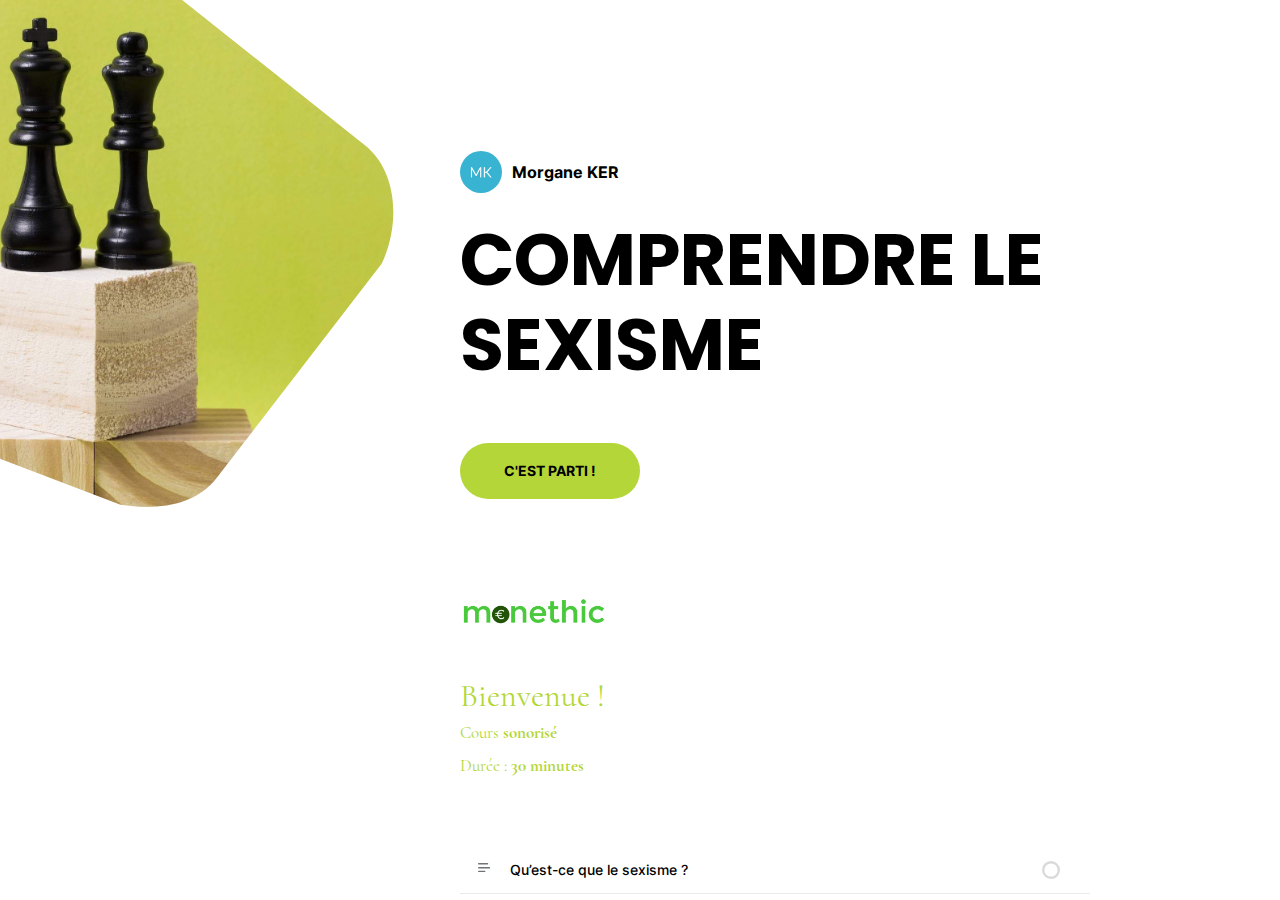
<file: index.html>
<!DOCTYPE html>
<html lang="en" class="">
  <head>
    <meta http-equiv="X-UA-Compatible" content="IE=edge,chrome=1">
    <meta name="viewport" content="width=device-width, initial-scale=1">
    <meta charset="utf-8">

    <title>COMPRENDRE LE SEXISME</title>

    <link type="text/css" rel="stylesheet" href="lib/icomoon.css">
    <script type="text/javascript" src="lib/player-0.0.11.min.js"></script>
    <script type="text/javascript" src="lib/lzwcompress.js"></script>

    <!-- Resize Hack -->
    <script type="text/javascript">
      window.resizeTo(screen.width, screen.height);
    </script>
    
    <!--[if lt IE 9]>
    <script src="//html5shiv.googlecode.com/svn/trunk/html5.js"></script>
    <![endif]-->

    <script id="__ENTRY__" type="application/json">
      {".js":["rise/89e48810.js"]}
    </script>

    <script id="__REMOTE_ENTRIES__" type="application/json">
      {"mondrian":{".js":["mondrian/entry.js"]}}
    </script>

    <script>
      (function() {
        const jsonp = {}

        function loadModule(manifest) {
          const p = []

          if (manifest['.css'] != null) {
            for (var idx = 0; idx < manifest['.css'].length; idx++) {
              p.push(new Promise((resolve, reject) => {
                var link = document.createElement('link')
                link.onload = resolve
                link.onerror = reject
                link.rel = 'stylesheet'
                link.href = 'lib/' + manifest['.css'][idx]
                document.body.appendChild(link)
              }))
            }
          }

          if (manifest['.js'] != null) {
            for (var idx = 0; idx < manifest['.js'].length; idx++) {
              p.push(new Promise((resolve, reject) => {
                var script = document.createElement('script')
                script.onload = resolve
                script.onerror = reject
                script.src = 'lib/' + manifest['.js'][idx]
                document.body.appendChild(script)
              }))
            }
          }

          return Promise.all(p)
        }

        function deserialize(str) {
          const buffer = Uint8Array.from(atob(str), c => c.charCodeAt(0))
          const json = new TextDecoder().decode(buffer)
          const result = JSON.parse(json)
          return result
        }

        function __loadEntry() {
          return loadModule(JSON.parse(document.getElementById('__ENTRY__').textContent))
        }

        function __loadRemoteEntry(name) {
          const manifest = JSON.parse(document.getElementById('__REMOTE_ENTRIES__').textContent)
          if (manifest[name] == null) throw new Error(`Missing manifest for remote entry "${name}".`)
          return loadModule(manifest[name])
        }
        
        async function __loadJsonp(id, path) {
          try {
            return await new Promise((resolve, reject) => {
              try {
                jsonp[id] = resolve
                const script = document.createElement('script')
                script.onerror = reject
                script.src = `./${path}`
                document.head.appendChild(script)
              } catch (err) {
                reject(err)
              }
            })
          } finally {
            delete jsonp[id]
          }
        }

        function __resolveJsonp(id, data) {
          const resolve = jsonp[id]
          if (typeof resolve !== 'function') {
            throw new Error(`Could not load JSONP "${id}"`)
          }
          resolve(data)
        }

        async function __fetchCourse(name) {
          name = name == null ? window.i18n.default : name
          if (!window.i18n.available.includes(name)) {
            console.warn(`Could not load locale "${name}"`)
            name = window.i18n.available[0]
          }
          const encoded = await __loadJsonp(`course:${name}`, `locales/${name}.js`)
          const courseData = deserialize(encoded)
          return courseData
        }

        window.__loadEntry = __loadEntry
        window.__loadRemoteEntry = __loadRemoteEntry
        window.__loadJsonp = __loadJsonp
        window.__resolveJsonp = __resolveJsonp
        window.__fetchCourse = __fetchCourse
      })()
    </script>
  </head>
  <body>
    <div id="app"></div>
    <script type="text/javascript">
  (function(root) {
    window.i18n = {"available":["und"],"default":"und"};
    window.partnerContent = [];

    function isExport() {
      return true;
    }

    function resolvePath(path) {
      return ('assets/').concat(path);
    }

    function resolveFontPath(font) {
      return ('lib/fonts/').concat(font.key.split('/').reverse()[0]);
    }

    function fetchAvailableLocales() {
      return window.i18n
    }

    root.Runtime = {
      fetch: window.__fetchCourse,
      fetchAvailableLocales: fetchAvailableLocales,
      isExport: isExport,
      resolvePath: resolvePath,
      resolveFontPath: resolveFontPath
    };
  }(window));
</script>

    
    <script>__loadEntry()</script>
    
  </body>
</html>
</file>
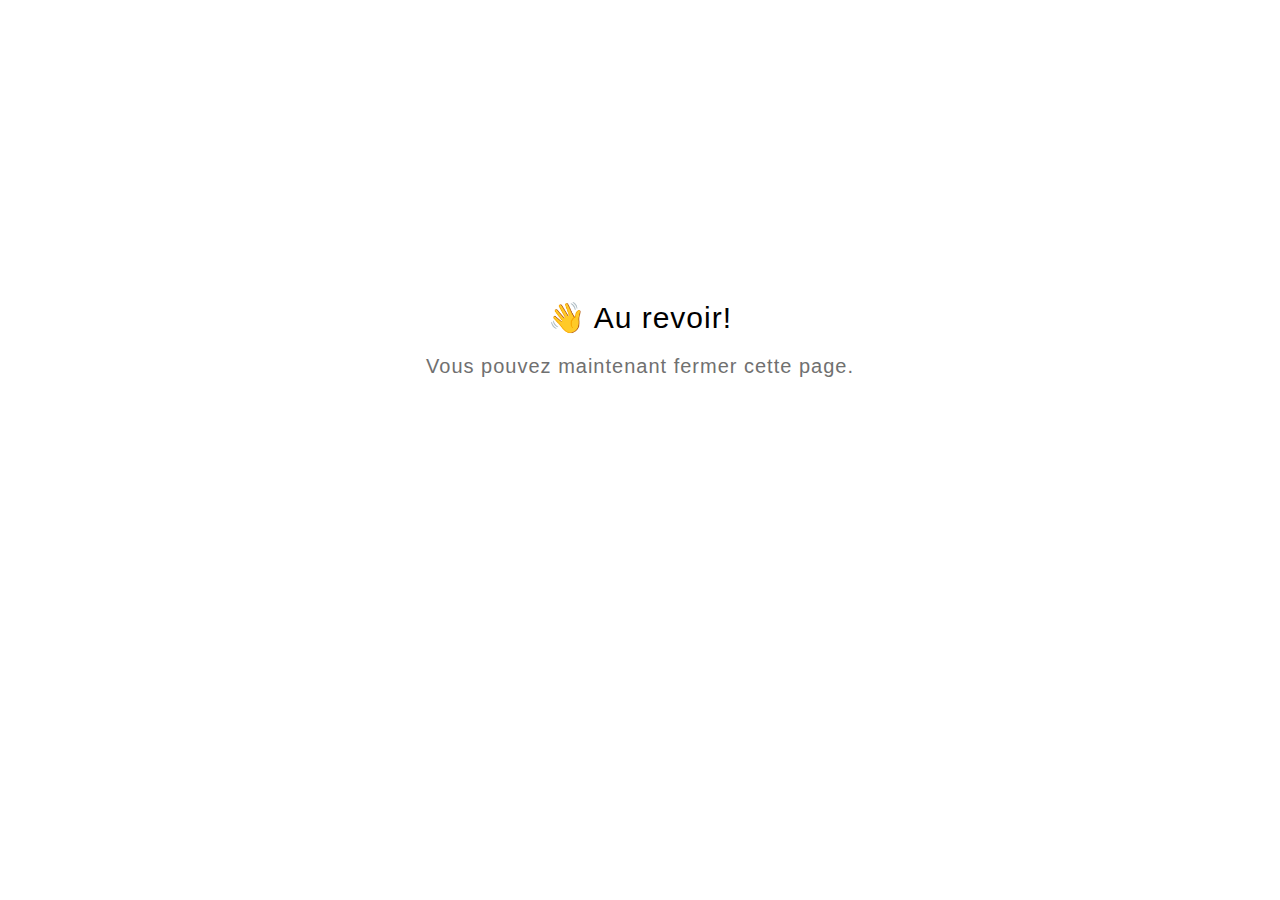
<file: goodbye.html>
<!DOCTYPE html>
<html lang="en">
  <head>
    <title>Goodbye</title>
    <meta charset="utf-8" lang="fr">
    <style>
      html {
        font-size: 20px;
        font-family: 'lato', sans-serif;
        font-weight: lighter;
        letter-spacing: 0.05rem;
      }

      .goodbye-container {
        text-align: center;
        margin-top: 15rem;
      }

      .bye-message {
        font-size: 1.5rem;
      }

      .exit-text {
        color: #707070;
        margin-top: 1rem;
      }
    </style>
  </head>
  <body>
    <div class="goodbye-container">
      <div class="bye-message">👋  Au revoir!</div>
      <div class="exit-text">Vous pouvez maintenant fermer cette page.</div>
    </div>
  </body>
</html>
</file>
<file: lib/icomoon.css>
@font-face {
	font-family: 'icomoon';
	src:  url('fonts/icomoon.ttf') format('truetype'),
				url('fonts/icomoon.woff') format('woff');
	font-weight: normal;
	font-style: normal;
}

[class^="icon-"], [class*=" icon-"] {
	/* use !important to prevent issues with browser extensions that change fonts */
	font-family: 'icomoon' !important;
	speak: none;
	font-style: normal;
	font-weight: normal;
	font-variant: normal;
	text-transform: none;
	line-height: 1;

	/* Better Font Rendering =========== */
	-webkit-font-smoothing: antialiased;
	-moz-osx-font-smoothing: grayscale;
}

.icon-edit-author-name:before {
	content: "\e976";
}
.icon-lock:before {
	content: "\e977";
}
.icon-checkmark-valid:before {
	content: "\e95d";
}
.icon-close-media-panel:before {
	content: "\e95e";
}
.icon-trash4:before {
	content: "\e95f";
}
.icon-x-invalid-url:before {
	content: "\e960";
}
.icon-attach2:before {
	content: "\e961";
}
.icon-bold:before {
	content: "\e962";
}
.icon-fontcolor:before {
	content: "\e963";
}
.icon-fontsize:before {
	content: "\e964";
}
.icon-italic:before {
	content: "\e965";
}
.icon-link:before {
	content: "\e966";
}
.icon-orderedlist:before {
	content: "\e967";
}
.icon-quote:before {
	content: "\e968";
}
.icon-unorderedlist:before {
	content: "\e969";
}
.icon-feedback:before {
	content: "\e910";
}
.icon-review:before {
	content: "\e911";
}
.icon-customizable:before {
	content: "\e908";
}
.icon-design:before {
	content: "\e909";
}
.icon-interactions:before {
	content: "\e90a";
}
.icon-questions:before {
	content: "\e90b";
}
.icon-scenarios2:before {
	content: "\e90c";
}
.icon-slides:before {
	content: "\e90d";
}
.icon-desktop:before {
	content: "\e902";
}
.icon-expressions:before {
	content: "\e903";
}
.icon-poses:before {
	content: "\e904";
}
.icon-retina:before {
	content: "\e905";
}
.icon-scenarios:before {
	content: "\e906";
}
.icon-transparency:before {
	content: "\e907";
}
.icon-Master-01:before {
	content: "\e934";
}
.icon-Master-02:before {
	content: "\e93a";
}
.icon-Master-03:before {
	content: "\e939";
}
.icon-Master-04:before {
	content: "\e936";
}
.icon-Master-05:before {
	content: "\e93b";
}
.icon-Master-06:before {
	content: "\e935";
}
.icon-Master-07:before {
	content: "\e937";
}
.icon-Master-08:before {
	content: "\e938";
}
.icon-Master-09:before {
	content: "\e922";
}
.icon-Master-10:before {
	content: "\e926";
}
.icon-Master-11:before {
	content: "\e924";
}
.icon-Master-12:before {
	content: "\e928";
}
.icon-Master-13:before {
	content: "\e923";
}
.icon-Master-14:before {
	content: "\e925";
}
.icon-Master-15:before {
	content: "\e929";
}
.icon-Master-16:before {
	content: "\e927";
}
.icon-Master-17:before {
	content: "\e92b";
}
.icon-Master-18:before {
	content: "\e92c";
}
.icon-Master-19:before {
	content: "\e92d";
}
.icon-Master-20:before {
	content: "\e92e";
}
.icon-Master-21:before {
	content: "\e92f";
}
.icon-Master-22:before {
	content: "\e930";
}
.icon-Master-23:before {
	content: "\e931";
}
.icon-Master-24:before {
	content: "\e932";
}
.icon-Master-25:before {
	content: "\e933";
}
.icon-Master-26:before {
	content: "\e92a";
}
.icon-check-circle:before {
	content: "\e803";
}
.icon-trash:before {
	content: "\e804";
}
.icon-rotation:before {
	content: "\e91a";
}
.icon-vector:before {
	content: "\e91b";
}
.icon-mute:before {
	content: "\e90e";
}
.icon-volume:before {
	content: "\e90f";
}
.icon-logo:before {
	content: "\e805";
}
.icon-share:before {
	content: "\e801";
}
.icon-sorting:before {
	content: "\e91c";
}
.icon-more:before {
	content: "\e91d";
}
.icon-copy:before {
	content: "\e951";
}
.icon-clock:before {
	content: "\e915";
}
.icon-quotes-left:before {
	content: "\e918";
}
.icon-list-numbered:before {
	content: "\e916";
}
.icon-list2:before {
	content: "\e917";
}
.icon-plus:before {
	content: "\e60a";
}
.icon-info:before {
	content: "\e974";
}
.icon-cross:before {
	content: "\e913";
}
.icon-checkmark:before {
	content: "\e975";
}
.icon-arrow-up2:before {
	content: "\e959";
}
.icon-arrow-down2:before {
	content: "\e95a";
}
.icon-sort-alpha-asc:before {
	content: "\e912";
}
.icon-rtf:before {
	content: "\e94b";
}
.icon-doc:before {
	content: "\e94a";
}
.icon-pdf:before {
	content: "\e94c";
}
.icon-ppt:before {
	content: "\e94d";
}
.icon-file:before {
	content: "\e94e";
}
.icon-xls:before {
	content: "\e94f";
}
.icon-zip:before {
	content: "\e950";
}
.icon-file-alt:before {
	content: "\e944";
}
.icon-doc-alt:before {
	content: "\e943";
}
.icon-pdf-alt:before {
	content: "\e945";
}
.icon-ppt-alt:before {
	content: "\e946";
}
.icon-rtf-alt:before {
	content: "\e947";
}
.icon-xls-alt:before {
	content: "\e948";
}
.icon-zip-alt:before {
	content: "\e949";
}
.icon-attach:before {
	content: "\e942";
}
.icon-reload:before {
	content: "\e941";
}
.icon-trash2:before {
	content: "\e60d";
}
.icon-arrow-left:before {
	content: "\e608";
}
.icon-arrow-right:before {
	content: "\e609";
}
.icon-check-alt:before {
	content: "\e606";
}
.icon-password-view:before {
	content: "\e972";
}
.icon-password-hide:before {
	content: "\e973";
}
.icon-view-grid:before {
	content: "\e96c";
}
.icon-grid-view:before {
	content: "\e96c";
}
.icon-view-list:before {
	content: "\e96d";
}
.icon-list-view:before {
	content: "\e96d";
}
.icon-blocks:before {
	content: "\e95b";
}
.icon-list3:before {
	content: "\e95c";
}
.icon-export:before {
	content: "\e958";
}
.icon-screencast:before {
	content: "\e957";
}
.icon-cursor:before {
	content: "\e956";
}
.icon-documents:before {
	content: "\e952";
}
.icon-duplicate:before {
	content: "\e952";
}
.icon-trash3:before {
	content: "\e953";
}
.icon-Article:before {
	content: "\e93c";
}
.icon-Interaction:before {
	content: "\e93d";
}
.icon-Quiz:before {
	content: "\e93e";
}
.icon-Video:before {
	content: "\e93f";
}
.icon-trashcan:before {
	content: "\e921";
}
.icon-marker_style:before {
	content: "\e920";
}
.icon-photo:before {
	content: "\e91f";
}
.icon-microphone:before {
	content: "\e91e";
}
.icon-plus2:before {
	content: "\e800";
}
.icon-processing:before {
	content: "\e607";
}
.icon-menu:before {
	content: "\e602";
}
.icon-headset:before {
	content: "\e603";
}
.icon-list:before {
	content: "\e604";
}
.icon-video:before {
	content: "\e605";
}
.icon-mail:before {
	content: "\e954";
}
.icon-remove:before {
	content: "\e955";
}
.icon-up-level-2:before {
	content: "\e96e";
}
.icon-up-level-list-2:before {
	content: "\e96f";
}
.icon-plus-circle:before {
	content: "\e802";
}
.icon-up-level:before {
	content: "\e970";
}
.icon-up-level-list:before {
	content: "\e971";
}
.icon-eye:before {
	content: "\e96b";
}
.icon-tick:before {
	content: "\e900";
}
.icon-check:before {
	content: "\e901";
}
.icon-link-alt:before {
	content: "\e919";
}
.icon-chevron-down:before {
	content: "\e60b";
}
.icon-chevron-up:before {
	content: "\e60c";
}
.icon-chevron-left:before {
	content: "\e600";
}
.icon-chevron:before {
	content: "\e601";
}
.icon-chevron-right:before {
	content: "\e601";
}
.icon-close-small:before {
	content: "\e940";
}
.icon-pie-chart:before {
	content: "\e914";
}
.icon-alert:before {
	content: "\e96a";
}
</file>
